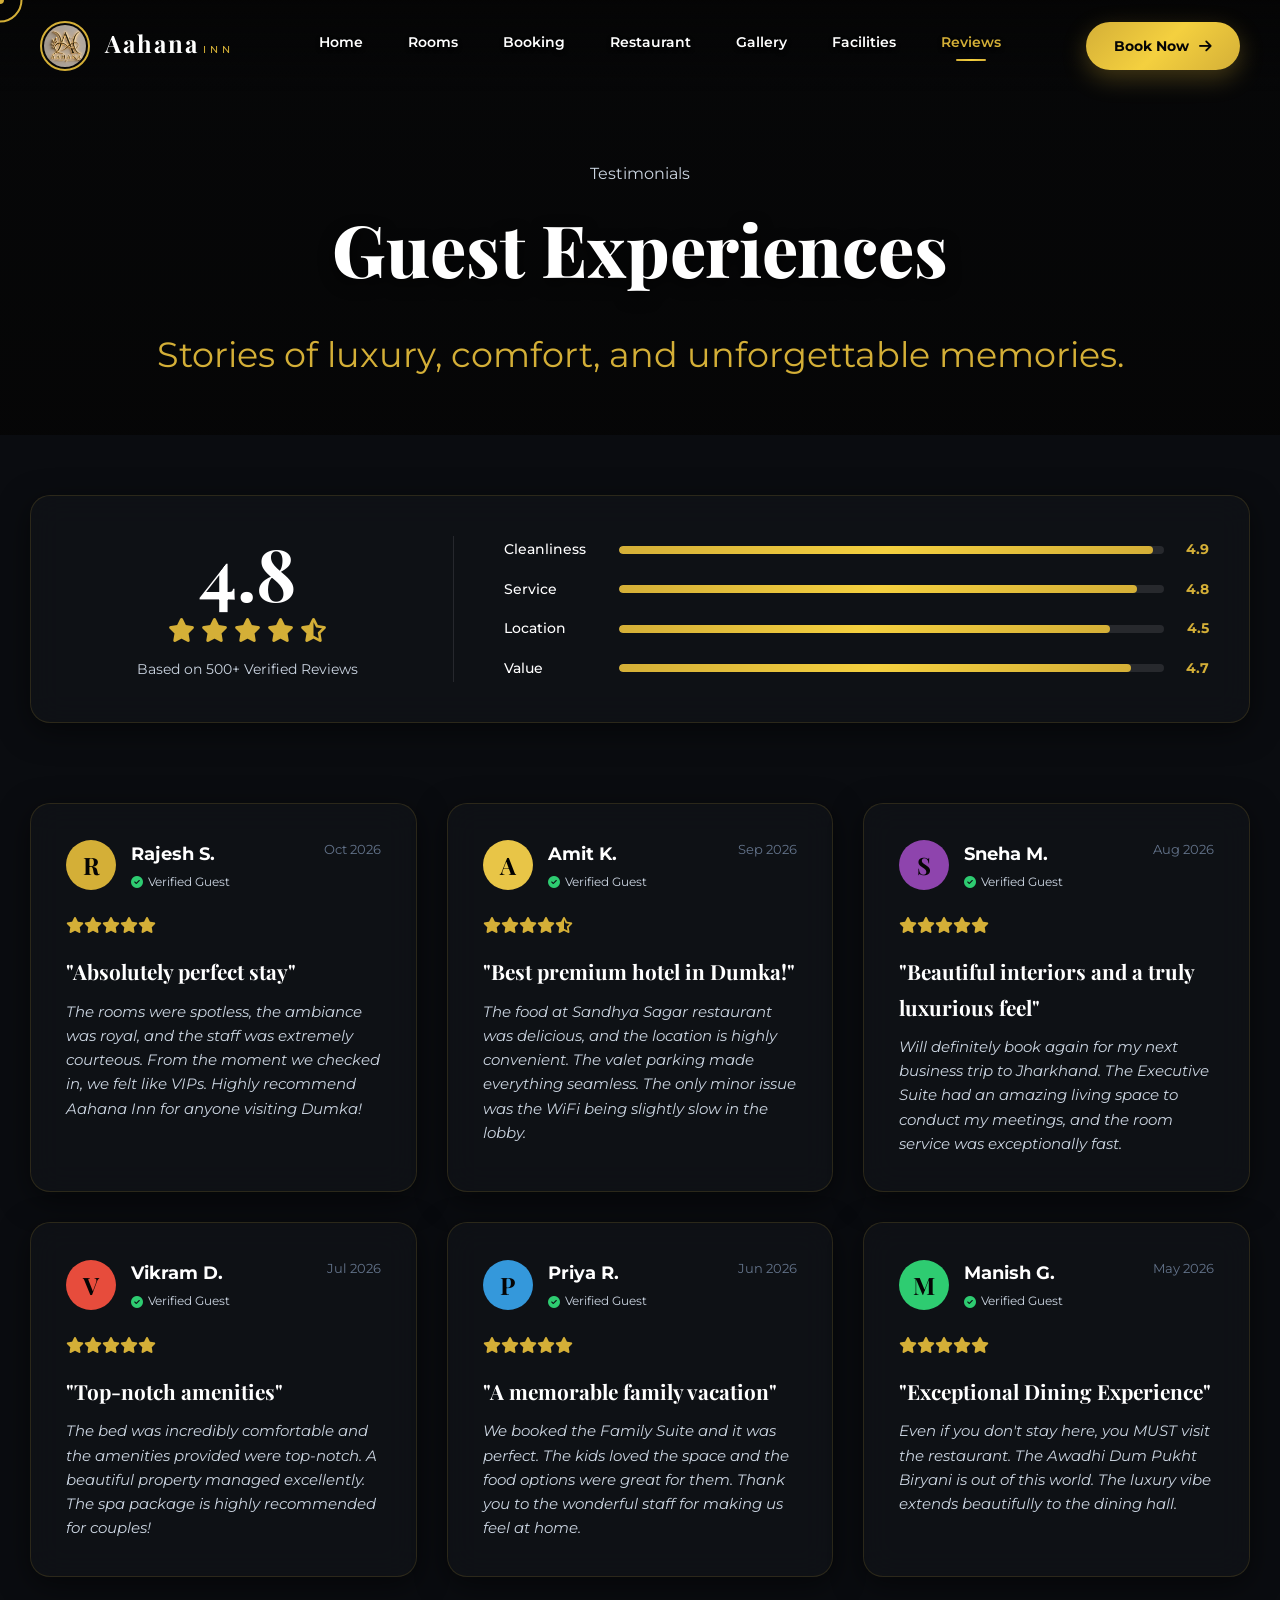
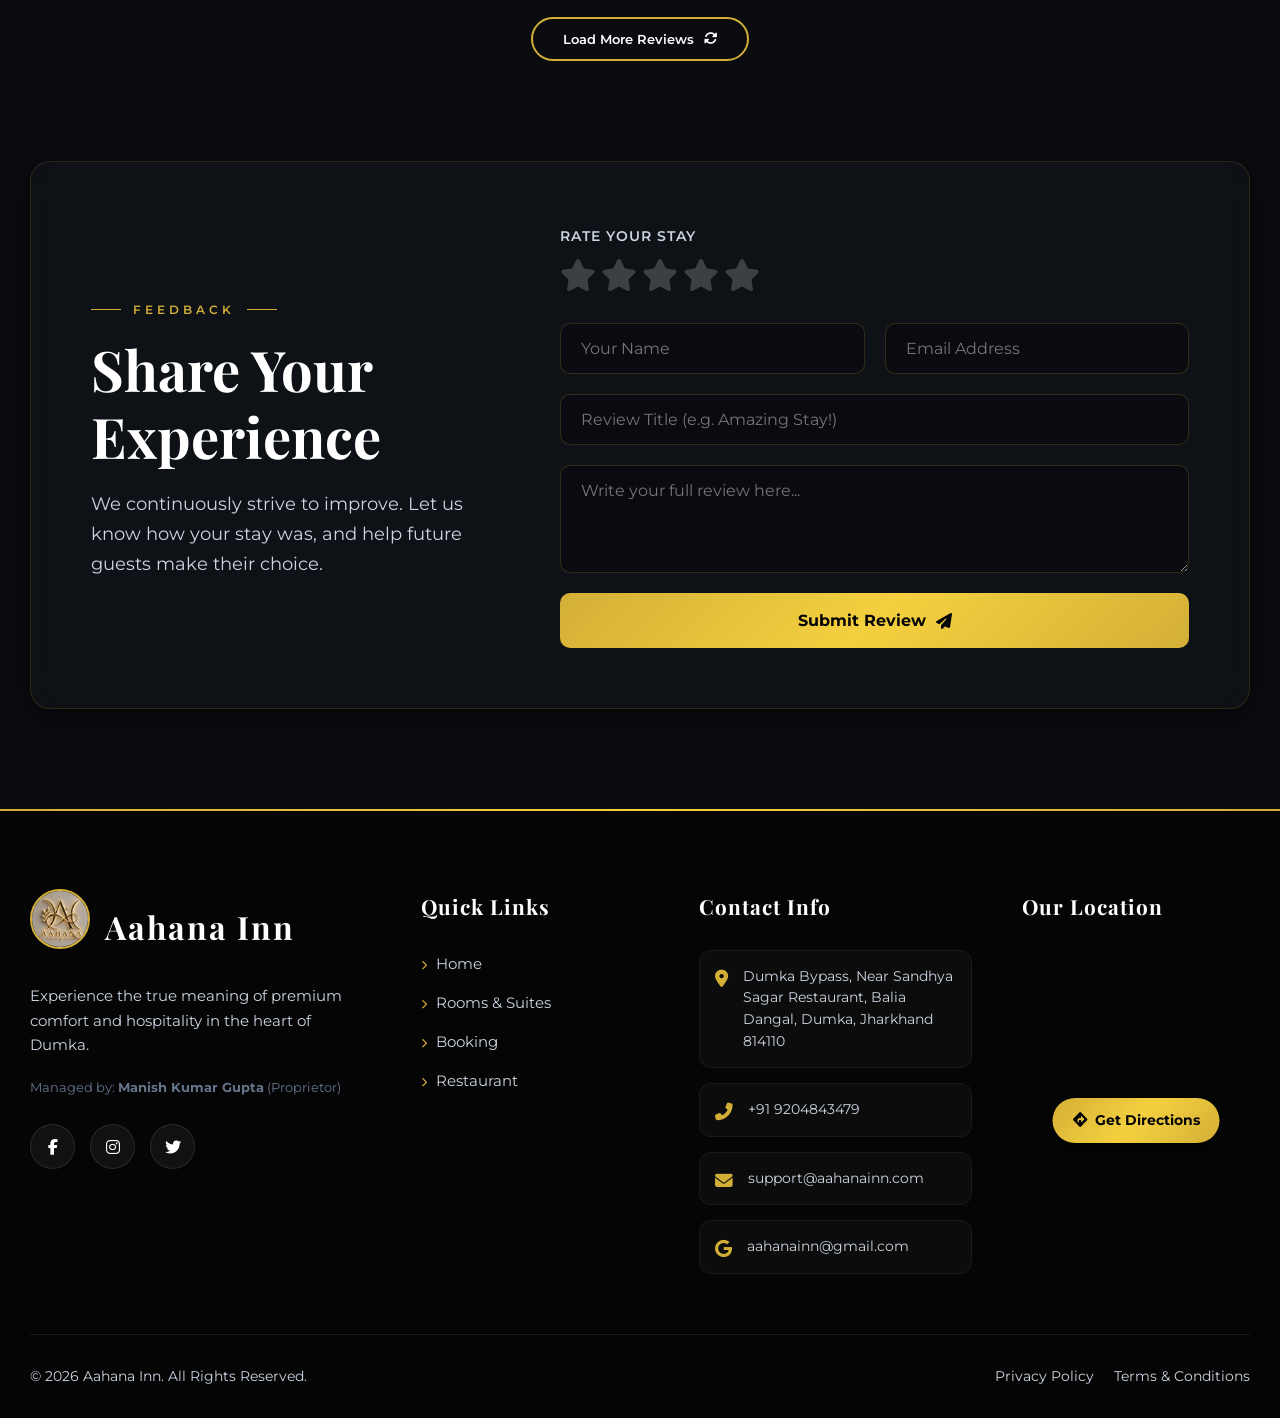
<file: reviews.html>
<!DOCTYPE html>
<html lang="en">
<head>
    <meta charset="UTF-8">
    <meta name="viewport" content="width=device-width, initial-scale=1.0">
    <meta name="description" content="Read what our guests say about their premium stay at Aahana Inn, Dumka.">
    <meta name="keywords" content="hotel reviews, aahana inn feedback, dumka accommodation ratings">
    <meta name="author" content="Aahana Inn">
    <title>Guest Reviews | Aahana Inn</title>
    
    <!-- Favicon -->
    <link rel="icon" type="image/jpeg" href="assets/logo.jpeg">
    
    <!-- Font Awesome -->
    <link rel="stylesheet" href="https://cdnjs.cloudflare.com/ajax/libs/font-awesome/6.4.0/css/all.min.css">
    
    <!-- Google Fonts -->
    <link href="https://fonts.googleapis.com/css2?family=Playfair+Display:ital,wght@0,400;0,500;0,600;0,700;1,400&family=Montserrat:wght@300;400;500;600;700&family=Cormorant+Garamond:ital,wght@0,400;0,500;0,600;1,400&display=swap" rel="stylesheet">
    
    <!-- AOS Animation Library -->
    <link href="https://unpkg.com/aos@2.3.1/dist/aos.css" rel="stylesheet">
    
    <!-- Custom Styles -->
    <link rel="stylesheet" href="reviews.css">
</head>
<body>
    <!-- ===== PRELOADER ===== -->
    <div id="preloader">
        <div class="preloader-content">
            <div class="preloader-spinner">
                <div class="spinner-ring"></div>
                <div class="spinner-ring"></div>
                <div class="spinner-ring"></div>
            </div>
            <p class="preloader-text">Aahana Inn</p>
        </div>
    </div>

    <!-- ===== CURSOR FOLLOWER ===== -->
    <div class="cursor-follower"></div>
    <div class="cursor-dot"></div>

    <!-- ===== NAVIGATION ===== -->
    <nav class="navbar glass-nav">
        <div class="navbar-container">
            <a href="index.html" class="navbar-logo">
                <div class="logo-wrapper">
                    <img src="assets/logo.jpeg" alt="" class="logo-img" onerror="this.style.display='none'">
                    <div class="logo-text">
                        <span class="logo-name">Aahana</span>
                        <span class="logo-tagline">Inn</span>
                    </div>
                </div>
            </a>

            <!-- Updated Navbar from your snippet -->
            <div class="navbar-menu">
                <a href="index.html" class="nav-link">
                    <span class="nav-link-text">Home</span>
                    <span class="nav-link-line"></span>
                </a>
                <a href="rooms.html" class="nav-link">
                    <span class="nav-link-text">Rooms</span>
                    <span class="nav-link-line"></span>
                </a>
                <a href="booking.html" class="nav-link">
                    <span class="nav-link-text">Booking</span>
                    <span class="nav-link-line"></span>
                </a>
                <a href="restaurant.html" class="nav-link">
                    <span class="nav-link-text">Restaurant</span>
                    <span class="nav-link-line"></span>
                </a>
                <a href="gallery.html" class="nav-link">
                    <span class="nav-link-text">Gallery</span>
                    <span class="nav-link-line"></span>
                </a>
                <a href="facilities.html" class="nav-link">
                    <span class="nav-link-text">Facilities</span>
                    <span class="nav-link-line"></span>
                </a>
                <a href="reviews.html" class="nav-link active">
                    <span class="nav-link-text">Reviews</span>
                    <span class="nav-link-line"></span>
                </a>
            </div>

            <div class="navbar-right">
                <a href="booking.html" class="btn-book magnetic-btn">
                    <span>Book Now</span>
                    <i class="fas fa-arrow-right"></i>
                </a>
                <button class="menu-toggle">
                    <span class="menu-line"></span>
                    <span class="menu-line"></span>
                    <span class="menu-line"></span>
                </button>
            </div>
        </div>
    </nav>

    <!-- ===== FULLSCREEN MENU FOR MOBILE ===== -->
    <div class="fullscreen-menu">
        <div class="menu-bg"></div>
        <div class="menu-container">
            <div class="menu-header">
                <a href="index.html" class="menu-logo">
                    <span>Aahana Inn</span>
                </a>
                <button class="menu-close"><span></span><span></span></button>
            </div>
            <div class="menu-content">
                <div class="menu-links">
                    <a href="index.html" class="menu-link" data-text="Home"><span class="menu-link-text">Home</span></a>
                    <a href="rooms.html" class="menu-link" data-text="Rooms"><span class="menu-link-text">Rooms & Suites</span></a>
                    <a href="booking.html" class="menu-link" data-text="Booking"><span class="menu-link-text">Booking</span></a>
                    <a href="restaurant.html" class="menu-link" data-text="Restaurant"><span class="menu-link-text">Restaurant</span></a>
                    <a href="reviews.html" class="menu-link" data-text="Reviews"><span class="menu-link-text">Reviews</span></a>
                </div>
            </div>
        </div>
    </div>

    <!-- ===== PAGE HERO ===== -->
    <section class="page-hero">
        <div class="parallax-bg" id="hero-parallax">
            <div class="hero-slide-bg" style="background-image: url('https://images.unsplash.com/photo-1566073771259-6a8506099945?auto=format&fit=crop&w=1920&q=80'); filter: brightness(0.6);"></div>
        </div>
        <div class="hero-overlay"></div>
        
        <div class="hero-content">
            <div class="hero-badge" data-aos="fade-down" data-aos-duration="1000">
                <span class="badge-line"></span>
                <span class="badge-text">Testimonials</span>
                <span class="badge-line"></span>
            </div>
            <h1 class="hero-title" data-aos="zoom-out-up" data-aos-duration="1200" data-aos-delay="200">
                <span class="title-main">Guest Experiences</span>
            </h1>
            <p class="hero-subtitle" data-aos="fade-up" data-aos-duration="1000" data-aos-delay="400">
                Stories of luxury, comfort, and unforgettable memories.
            </p>
        </div>
    </section>

    <!-- ===== RATING OVERVIEW ===== -->
    <section class="rating-overview-section" data-aos="fade-up">
        <div class="container">
            <div class="rating-box glassmorphism">
                <div class="rating-score">
                    <h2>4.8</h2>
                    <div class="stars">
                        <i class="fas fa-star"></i><i class="fas fa-star"></i><i class="fas fa-star"></i><i class="fas fa-star"></i><i class="fas fa-star-half-alt"></i>
                    </div>
                    <p>Based on 500+ Verified Reviews</p>
                </div>
                <div class="rating-bars">
                    <div class="bar-item">
                        <span>Cleanliness</span>
                        <div class="bar-track"><div class="bar-fill" style="width: 98%;"></div></div>
                        <span>4.9</span>
                    </div>
                    <div class="bar-item">
                        <span>Service</span>
                        <div class="bar-track"><div class="bar-fill" style="width: 95%;"></div></div>
                        <span>4.8</span>
                    </div>
                    <div class="bar-item">
                        <span>Location</span>
                        <div class="bar-track"><div class="bar-fill" style="width: 90%;"></div></div>
                        <span>4.5</span>
                    </div>
                    <div class="bar-item">
                        <span>Value</span>
                        <div class="bar-track"><div class="bar-fill" style="width: 94%;"></div></div>
                        <span>4.7</span>
                    </div>
                </div>
            </div>
        </div>
    </section>

    <!-- ===== REVIEWS GRID ===== -->
    <section class="reviews-grid-section">
        <div class="container">
            <div class="reviews-grid">
                
                <!-- Review Card 1 -->
                <div class="detailed-review-card glassmorphism" data-aos="fade-up" data-aos-delay="100">
                    <div class="review-header">
                        <div class="reviewer-info">
                            <div class="avatar">R</div>
                            <div>
                                <h4>Rajesh S.</h4>
                                <span><i class="fas fa-check-circle" style="color: #2ECC71;"></i> Verified Guest</span>
                            </div>
                        </div>
                        <div class="review-date">Oct 2026</div>
                    </div>
                    <div class="review-stars"><i class="fas fa-star"></i><i class="fas fa-star"></i><i class="fas fa-star"></i><i class="fas fa-star"></i><i class="fas fa-star"></i></div>
                    <h3 class="review-title">"Absolutely perfect stay"</h3>
                    <p class="review-body">The rooms were spotless, the ambiance was royal, and the staff was extremely courteous. From the moment we checked in, we felt like VIPs. Highly recommend Aahana Inn for anyone visiting Dumka!</p>
                </div>

                <!-- Review Card 2 -->
                <div class="detailed-review-card glassmorphism" data-aos="fade-up" data-aos-delay="200">
                    <div class="review-header">
                        <div class="reviewer-info">
                            <div class="avatar" style="background: #E8C547; color: #000;">A</div>
                            <div>
                                <h4>Amit K.</h4>
                                <span><i class="fas fa-check-circle" style="color: #2ECC71;"></i> Verified Guest</span>
                            </div>
                        </div>
                        <div class="review-date">Sep 2026</div>
                    </div>
                    <div class="review-stars"><i class="fas fa-star"></i><i class="fas fa-star"></i><i class="fas fa-star"></i><i class="fas fa-star"></i><i class="fas fa-star-half-alt"></i></div>
                    <h3 class="review-title">"Best premium hotel in Dumka!"</h3>
                    <p class="review-body">The food at Sandhya Sagar restaurant was delicious, and the location is highly convenient. The valet parking made everything seamless. The only minor issue was the WiFi being slightly slow in the lobby.</p>
                </div>

                <!-- Review Card 3 -->
                <div class="detailed-review-card glassmorphism" data-aos="fade-up" data-aos-delay="300">
                    <div class="review-header">
                        <div class="reviewer-info">
                            <div class="avatar" style="background: #8E44AD;">S</div>
                            <div>
                                <h4>Sneha M.</h4>
                                <span><i class="fas fa-check-circle" style="color: #2ECC71;"></i> Verified Guest</span>
                            </div>
                        </div>
                        <div class="review-date">Aug 2026</div>
                    </div>
                    <div class="review-stars"><i class="fas fa-star"></i><i class="fas fa-star"></i><i class="fas fa-star"></i><i class="fas fa-star"></i><i class="fas fa-star"></i></div>
                    <h3 class="review-title">"Beautiful interiors and a truly luxurious feel"</h3>
                    <p class="review-body">Will definitely book again for my next business trip to Jharkhand. The Executive Suite had an amazing living space to conduct my meetings, and the room service was exceptionally fast.</p>
                </div>

                <!-- Review Card 4 -->
                <div class="detailed-review-card glassmorphism" data-aos="fade-up" data-aos-delay="100">
                    <div class="review-header">
                        <div class="reviewer-info">
                            <div class="avatar" style="background: #E74C3C;">V</div>
                            <div>
                                <h4>Vikram D.</h4>
                                <span><i class="fas fa-check-circle" style="color: #2ECC71;"></i> Verified Guest</span>
                            </div>
                        </div>
                        <div class="review-date">Jul 2026</div>
                    </div>
                    <div class="review-stars"><i class="fas fa-star"></i><i class="fas fa-star"></i><i class="fas fa-star"></i><i class="fas fa-star"></i><i class="fas fa-star"></i></div>
                    <h3 class="review-title">"Top-notch amenities"</h3>
                    <p class="review-body">The bed was incredibly comfortable and the amenities provided were top-notch. A beautiful property managed excellently. The spa package is highly recommended for couples!</p>
                </div>
                
                <!-- Review Card 5 -->
                <div class="detailed-review-card glassmorphism" data-aos="fade-up" data-aos-delay="200">
                    <div class="review-header">
                        <div class="reviewer-info">
                            <div class="avatar" style="background: #3498DB;">P</div>
                            <div>
                                <h4>Priya R.</h4>
                                <span><i class="fas fa-check-circle" style="color: #2ECC71;"></i> Verified Guest</span>
                            </div>
                        </div>
                        <div class="review-date">Jun 2026</div>
                    </div>
                    <div class="review-stars"><i class="fas fa-star"></i><i class="fas fa-star"></i><i class="fas fa-star"></i><i class="fas fa-star"></i><i class="fas fa-star"></i></div>
                    <h3 class="review-title">"A memorable family vacation"</h3>
                    <p class="review-body">We booked the Family Suite and it was perfect. The kids loved the space and the food options were great for them. Thank you to the wonderful staff for making us feel at home.</p>
                </div>

                <!-- Review Card 6 -->
                <div class="detailed-review-card glassmorphism" data-aos="fade-up" data-aos-delay="300">
                    <div class="review-header">
                        <div class="reviewer-info">
                            <div class="avatar" style="background: #2ECC71;">M</div>
                            <div>
                                <h4>Manish G.</h4>
                                <span><i class="fas fa-check-circle" style="color: #2ECC71;"></i> Verified Guest</span>
                            </div>
                        </div>
                        <div class="review-date">May 2026</div>
                    </div>
                    <div class="review-stars"><i class="fas fa-star"></i><i class="fas fa-star"></i><i class="fas fa-star"></i><i class="fas fa-star"></i><i class="fas fa-star"></i></div>
                    <h3 class="review-title">"Exceptional Dining Experience"</h3>
                    <p class="review-body">Even if you don't stay here, you MUST visit the restaurant. The Awadhi Dum Pukht Biryani is out of this world. The luxury vibe extends beautifully to the dining hall.</p>
                </div>
            </div>
            
            <div class="text-center mt-40" data-aos="fade-up">
                <button class="btn btn-outline magnetic-btn load-more-btn">
                    <span>Load More Reviews</span> <i class="fas fa-sync-alt"></i>
                </button>
            </div>
        </div>
    </section>

    <!-- ===== LEAVE A REVIEW SECTION ===== -->
    <section class="leave-review-section">
        <div class="container">
            <div class="review-form-wrapper glassmorphism" data-aos="zoom-in">
                <div class="review-form-text">
                    <span class="section-badge" style="justify-content: flex-start;">Feedback</span>
                    <h2 class="section-title text-left">Share Your Experience</h2>
                    <p class="section-description text-left">We continuously strive to improve. Let us know how your stay was, and help future guests make their choice.</p>
                </div>
                <form class="review-form" id="reviewForm">
                    <div class="rating-input-group">
                        <label class="form-label">Rate Your Stay</label>
                        <div class="star-rating-input">
                            <input type="radio" id="star5" name="rating" value="5"><label for="star5"><i class="fas fa-star"></i></label>
                            <input type="radio" id="star4" name="rating" value="4"><label for="star4"><i class="fas fa-star"></i></label>
                            <input type="radio" id="star3" name="rating" value="3"><label for="star3"><i class="fas fa-star"></i></label>
                            <input type="radio" id="star2" name="rating" value="2"><label for="star2"><i class="fas fa-star"></i></label>
                            <input type="radio" id="star1" name="rating" value="1"><label for="star1"><i class="fas fa-star"></i></label>
                        </div>
                    </div>
                    <div class="form-row-grid">
                        <div class="form-group">
                            <input type="text" class="form-input" placeholder="Your Name" required>
                        </div>
                        <div class="form-group">
                            <input type="email" class="form-input" placeholder="Email Address" required>
                        </div>
                    </div>
                    <div class="form-group mt-20">
                        <input type="text" class="form-input" placeholder="Review Title (e.g. Amazing Stay!)" required>
                    </div>
                    <div class="form-group mt-20">
                        <textarea class="form-input" rows="4" placeholder="Write your full review here..." required></textarea>
                    </div>
                    <button type="submit" class="btn btn-gold btn-block magnetic-btn mt-20">
                        <span>Submit Review</span> <i class="fas fa-paper-plane"></i>
                    </button>
                </form>
            </div>
        </div>
    </section>

    <!-- ===== MODERN FOOTER WITH INTEGRATED MAP (UPDATED AS REQUESTED) ===== -->
    <footer class="modern-footer">
        <div class="footer-top-accent"></div>
        <div class="container">
            <div class="footer-main-grid">
                
                <div class="footer-brand-col" data-aos="fade-up" data-aos-delay="100">
                    <a href="index.html" class="footer-brand-logo">
                        <img src="assets/logo.jpeg" alt="Aahana Inn Logo" style="width: 60px; border-radius: 50%; border: 2px solid #D4AF37; margin-bottom: 15px;" onerror="this.style.display='none'">
                        <span class="logo-name">Aahana Inn</span>
                    </a>
                    <p class="footer-bio">Experience the true meaning of premium comfort and hospitality in the heart of Dumka.</p>
                    <p class="proprietor-info">Managed by: <strong>Manish Kumar Gupta</strong> (Proprietor)</p>
                    
                    <div class="footer-socials">
                        <a href="#" class="magnetic-btn"><i class="fab fa-facebook-f"></i></a>
                        <a href="https://www.instagram.com/aahanainn/" target="_blank" rel="noopener" class="magnetic-btn"><i class="fab fa-instagram"></i></a>
                        <a href="#" class="magnetic-btn"><i class="fab fa-twitter"></i></a>
                </div>
                </div>
                
                <div class="footer-links-col" data-aos="fade-up" data-aos-delay="200">
                    <h4 class="footer-heading">Quick Links</h4>
                    <ul class="footer-links-list">
                        <li><a href="index.html"><i class="fas fa-chevron-right" style="font-size: 0.6rem; color: #D4AF37; margin-right: 5px;"></i> Home</a></li>
                        <li><a href="rooms.html"><i class="fas fa-chevron-right" style="font-size: 0.6rem; color: #D4AF37; margin-right: 5px;"></i> Rooms & Suites</a></li>
                        <li><a href="booking.html"><i class="fas fa-chevron-right" style="font-size: 0.6rem; color: #D4AF37; margin-right: 5px;"></i> Booking</a></li>
                        <li><a href="restaurant.html"><i class="fas fa-chevron-right" style="font-size: 0.6rem; color: #D4AF37; margin-right: 5px;"></i> Restaurant</a></li>
                    </ul>
                </div>
                
                <!-- UPDATED CONTACT INFO -->
                <div class="footer-contact-col" data-aos="fade-up" data-aos-delay="300">
                    <h4 class="footer-heading">Contact Info</h4>
                    <ul class="footer-contact-list">
                        <li class="glass-contact-item">
                            <i class="fas fa-map-marker-alt"></i>
                            <a href="https://maps.app.goo.gl/erCbBhzBPLD3dCs27?g_st=ac" target="_blank" rel="noopener" style="color:inherit; text-decoration:none;">Dumka Bypass, Near Sandhya Sagar Restaurant, Balia Dangal, Dumka, Jharkhand 814110</a>
                        </li>
                        <li class="glass-contact-item">
                            <i class="fas fa-phone-alt"></i>
                            <span>+91 9204843479</span>
                        </li>
                        <li class="glass-contact-item">
                            <i class="fas fa-envelope"></i>
                            <a href="mailto:support@aahanainn.com" style="color:inherit; text-decoration:none;">support@aahanainn.com</a>
                        </li>
                        <li class="glass-contact-item">
                            <i class="fab fa-google"></i>
                            <a href="mailto:aahanainn@gmail.com" style="color:inherit; text-decoration:none;">aahanainn@gmail.com</a>
                        </li>
                    </ul>
                </div>

                <!-- UPDATED GOOGLE MAP COL -->
                <div class="footer-map-col" data-aos="fade-up" data-aos-delay="400">
                    <h4 class="footer-heading">Our Location</h4>
                    <div class="footer-map-wrapper" style="position: relative;">
                        <!-- Exact Static Pin Embed -->
                        <a href="https://maps.app.goo.gl/erCbBhzBPLD3dCs27?g_st=ac" target="_blank" rel="noopener" aria-label="Open Aahana Inn location in Google Maps" style="display:block;">
                            <iframe 
                                src="https://maps.google.com/maps?q=24.276842,87.257179&t=&z=18&ie=UTF8&iwloc=&output=embed" 
                                style="border:0; pointer-events:none; width:100%; height:200px; border-radius:15px; filter: grayscale(50%) contrast(1.1);" 
                                allowfullscreen="" 
                                loading="lazy" 
                                referrerpolicy="no-referrer-when-downgrade">
                            </iframe>
                        </a>
                        
                        <!-- Directions Button — opens the exact hotel location -->
                        <a href="https://maps.app.goo.gl/erCbBhzBPLD3dCs27?g_st=ac" target="_blank" rel="noopener" class="btn-directions magnetic-btn">
                            <i class="fas fa-directions"></i> Get Directions
                        </a>
                    </div>
                </div>

            </div>
            
            <div class="footer-bottom-bar">
                <p>&copy; 2026 Aahana Inn. All Rights Reserved.</p>
                <div class="footer-legal-links">
                    <a href="#">Privacy Policy</a>
                    <a href="#">Terms & Conditions</a>
                </div>
            </div>
        </div>
    </footer>

    <button class="back-to-top magnetic-btn" id="backToTop"><i class="fas fa-chevron-up"></i></button>

    <!-- SCRIPTS -->
    <script src="https://unpkg.com/aos@2.3.1/dist/aos.js"></script>
    <script src="reviews.js"></script>
</body>
</html>
</file>
<file: reviews.css>
/* ==========================================
   AAHANA INN - REVIEWS PAGE STYLES
   High-Contrast Luxury Theme with Glassmorphism
   ========================================== */

:root {
    --primary-gold: #D4AF37;
    --primary-gold-light: #F2D06B;
    --primary-gold-dark: #A68624;
    --gold-gradient: linear-gradient(135deg, #D4AF37 0%, #F4D03F 50%, #D4AF37 100%);
    
    --black: #050505;
    --charcoal: #0a0c10; 
    --dark-gray: #12141a; 
    --medium-gray: #1f2229;
    
    --gray: #64748b;
    --light-gray: #cbd5e1;
    --white: #ffffff;
    
    --font-display: 'Playfair Display', serif;
    --font-body: 'Montserrat', sans-serif;
    --font-elegant: 'Cormorant Garamond', serif;
    
    --section-padding: 100px;
    --container-width: 1400px;
    --transition-medium: 0.4s cubic-bezier(0.25, 0.46, 0.45, 0.94);
    
    --shadow-md: 0 8px 30px rgba(0,0,0,0.5);
    --shadow-lg: 0 15px 40px rgba(0,0,0,0.6);
    --shadow-gold: 0 8px 25px rgba(212,175,55,0.3);
    --shadow-gold-hover: 0 12px 35px rgba(212,175,55,0.5);
}

*, *::before, *::after { margin: 0; padding: 0; box-sizing: border-box; }
html { scroll-behavior: smooth; font-size: 16px; }
body { font-family: var(--font-body); background-color: var(--charcoal); color: var(--light-gray); line-height: 1.7; overflow-x: hidden; -webkit-font-smoothing: antialiased; }
a { text-decoration: none; color: inherit; transition: var(--transition-medium); }
img { max-width: 100%; height: auto; display: block; }
ul { list-style: none; }
button, input, textarea, select { font-family: var(--font-body); outline: none; border: none; background: none; }
button { cursor: pointer; }

/* UTILITY & GLASSMORPHISM */
.container { max-width: var(--container-width); margin: 0 auto; padding: 0 30px; }
.section-header { text-align: center; margin-bottom: 50px; }
.section-badge { display: inline-flex; align-items: center; gap: 12px; font-size: 0.75rem; font-weight: 600; letter-spacing: 4px; text-transform: uppercase; color: var(--primary-gold); margin-bottom: 15px; }
.section-badge::before, .section-badge::after { content: ''; width: 30px; height: 1px; background: var(--primary-gold); }
.section-title { font-family: var(--font-display); font-size: 3.5rem; font-weight: 700; color: var(--white); margin-bottom: 20px; line-height: 1.2; }
.section-description { font-size: 1.1rem; color: var(--light-gray); max-width: 600px; margin: 0 auto; }
.text-left { text-align: left; }
.text-center { text-align: center; }

.glassmorphism {
    background: rgba(18, 20, 26, 0.65); backdrop-filter: blur(16px); -webkit-backdrop-filter: blur(16px);
    border: 1px solid rgba(212, 175, 55, 0.15); box-shadow: var(--shadow-md);
}
.magnetic-btn { transition: transform 0.2s cubic-bezier(0.175, 0.885, 0.32, 1.275), box-shadow 0.3s ease; }
.mt-20 { margin-top: 20px; }
.mt-40 { margin-top: 40px; }

/* PRELOADER & CURSOR */
#preloader { position: fixed; top: 0; left: 0; width: 100%; height: 100%; background: var(--charcoal); display: flex; align-items: center; justify-content: center; z-index: 10000; transition: opacity 0.8s ease, visibility 0.8s ease; }
#preloader.hidden { opacity: 0; visibility: hidden; }
.preloader-content { text-align: center; }
.preloader-text { font-family: var(--font-display); font-size: 1.5rem; color: var(--primary-gold); letter-spacing: 2px; margin-top: 20px;}
.preloader-spinner { position: relative; width: 80px; height: 80px; margin: 0 auto; }
.spinner-ring { position: absolute; width: 100%; height: 100%; border: 3px solid transparent; border-top-color: var(--primary-gold); border-radius: 50%; animation: spin 1.5s linear infinite; }
.spinner-ring:nth-child(2) { width: 70%; height: 70%; top: 15%; left: 15%; border-top-color: var(--primary-gold-light); animation-duration: 1.2s; animation-direction: reverse; }
.spinner-ring:nth-child(3) { width: 40%; height: 40%; top: 30%; left: 30%; border-top-color: var(--primary-gold-dark); animation-duration: 0.9s; }
@keyframes spin { to { transform: rotate(360deg); } }

.cursor-follower, .cursor-dot { position: fixed; border-radius: 50%; pointer-events: none; z-index: 9999; transform: translate(-50%, -50%); opacity: 0; }
.cursor-follower { width: 45px; height: 45px; border: 2px solid var(--primary-gold); transition: transform 0.2s ease, opacity 0.2s ease, border-color 0.2s ease; }
.cursor-dot { width: 8px; height: 8px; background: var(--primary-gold); transition: background-color 0.2s ease;}
@media (hover: hover) { .cursor-follower, .cursor-dot { opacity: 1; } }

/* NAVBAR */
.navbar { position: fixed; top: 0; left: 0; width: 100%; z-index: 1000; padding: 20px 0; transition: var(--transition-medium); background: linear-gradient(to bottom, rgba(5,5,5,0.9) 0%, rgba(5,5,5,0) 100%); }
.navbar.scrolled.glass-nav { background: rgba(10, 12, 16, 0.85); backdrop-filter: blur(25px); padding: 12px 0; border-bottom: 1px solid rgba(255,255,255,0.05); box-shadow: 0 10px 30px rgba(0,0,0,0.8); }
.navbar-container { max-width: 1600px; margin: 0 auto; padding: 0 40px; display: flex; align-items: center; justify-content: space-between; }
.logo-wrapper { display: flex; align-items: center; gap: 15px; }
.logo-img { width: 50px; height: 50px; border-radius: 50%; border: 2px solid var(--primary-gold); padding: 2px; }
.logo-name { font-family: var(--font-display); font-size: 1.5rem; font-weight: 700; color: var(--white); line-height: 1; letter-spacing: 2px; }
.logo-tagline { font-family: var(--font-body); font-size: 0.65rem; font-weight: 500; color: var(--primary-gold); letter-spacing: 4px; text-transform: uppercase; }

.navbar-menu { display: flex; align-items: center; gap: 5px; }
.nav-link { position: relative; padding: 10px 20px; display: flex; flex-direction: column; align-items: center; gap: 5px; }
.nav-link-text { font-size: 0.9rem; font-weight: 600; color: var(--white); transition: var(--transition-medium); text-shadow: 0 2px 4px rgba(0,0,0,0.8); }
.nav-link-line { width: 0; height: 2px; background: var(--gold-gradient); transition: var(--transition-medium); border-radius: 2px; }
.nav-link:hover .nav-link-text, .nav-link.active .nav-link-text { color: var(--primary-gold); }
.nav-link:hover .nav-link-line, .nav-link.active .nav-link-line { width: 30px; }

.navbar-right { display: flex; align-items: center; gap: 15px; }
.btn-book { display: inline-flex; align-items: center; gap: 10px; background: var(--gold-gradient); color: var(--black); padding: 12px 28px; border-radius: 50px; font-weight: 700; font-size: 0.9rem; transition: var(--transition-medium); box-shadow: var(--shadow-gold); }
.btn-book:hover { transform: translateY(-3px) scale(1.02); box-shadow: var(--shadow-gold-hover); }
.menu-toggle { display: none; flex-direction: column; gap: 6px; padding: 10px; cursor: pointer; }
.menu-line { width: 30px; height: 2px; background: var(--white); transition: var(--transition-medium); }
.fullscreen-menu { position: fixed; top: 0; left: 0; width: 100%; height: 100%; z-index: 999; pointer-events: none; opacity: 0; visibility: hidden; transition: opacity 0.5s ease, visibility 0.5s ease; }
.fullscreen-menu.active { pointer-events: all; opacity: 1; visibility: visible; }

/* PAGE HERO */
.page-hero { position: relative; height: 55vh; min-height: 450px; display: flex; align-items: center; justify-content: center; overflow: hidden; z-index: 1; }
.parallax-bg { position: absolute; top: 0; left: 0; width: 100%; height: 100%; z-index: 1; }
.hero-slide-bg { width: 100%; height: 100%; background-size: cover; background-position: center; background-repeat: no-repeat; }
.hero-overlay { position: absolute; top: 0; left: 0; width: 100%; height: 100%; background: linear-gradient(to bottom, rgba(5,5,5,0.7) 0%, rgba(5,5,5,0.9) 100%); z-index: 2; }
.hero-content { position: relative; z-index: 4; text-align: center; padding: 0 30px; margin-top: 50px;}
.title-main { display: block; font-family: var(--font-display); font-size: 4.5rem; font-weight: 800; color: #fff; text-shadow: 0 5px 15px rgba(0,0,0,0.8);}
.hero-subtitle { font-family: var(--font-script); font-size: 2.2rem; color: var(--primary-gold); margin-top: 15px; }

/* RATING OVERVIEW SECTION */
.rating-overview-section { padding: 60px 0 0; background: var(--charcoal); position: relative; z-index: 10; margin-top: -60px; }
.rating-box { padding: 40px; border-radius: 20px; display: flex; align-items: center; justify-content: space-between; gap: 50px;}
.rating-score { text-align: center; flex: 1; border-right: 1px solid rgba(255,255,255,0.1); padding-right: 30px;}
.rating-score h2 { font-family: var(--font-display); font-size: 4.5rem; color: var(--white); line-height: 1; margin-bottom: 10px;}
.rating-score .stars i { color: var(--primary-gold); font-size: 1.5rem; margin: 0 3px;}
.rating-score p { font-size: 0.9rem; color: var(--light-gray); margin-top: 10px;}
.rating-bars { flex: 2; display: flex; flex-direction: column; gap: 15px;}
.bar-item { display: flex; align-items: center; gap: 15px; font-size: 0.9rem;}
.bar-item span:first-child { width: 100px; color: var(--white); font-weight: 500;}
.bar-track { flex: 1; height: 8px; background: rgba(255,255,255,0.1); border-radius: 10px; overflow: hidden;}
.bar-fill { height: 100%; background: var(--gold-gradient); border-radius: 10px;}
.bar-item span:last-child { width: 30px; color: var(--primary-gold); font-weight: 700; text-align: right;}

/* REVIEWS GRID SECTION */
.reviews-grid-section { padding: 80px 0 var(--section-padding); background: var(--charcoal); }
.reviews-grid { display: grid; grid-template-columns: repeat(3, 1fr); gap: 30px; }
.detailed-review-card { padding: 35px; border-radius: 20px; transition: var(--transition-medium); display: flex; flex-direction: column; }
.detailed-review-card:hover { transform: translateY(-10px); border-color: var(--primary-gold); box-shadow: var(--shadow-lg); }
.review-header { display: flex; justify-content: space-between; align-items: flex-start; margin-bottom: 20px; }
.reviewer-info { display: flex; align-items: center; gap: 15px; }
.avatar { width: 50px; height: 50px; background: var(--primary-gold); color: var(--black); border-radius: 50%; display: flex; align-items: center; justify-content: center; font-family: var(--font-display); font-size: 1.5rem; font-weight: 700; }
.reviewer-info h4 { font-size: 1.1rem; color: var(--white); margin-bottom: 3px; }
.reviewer-info span { font-size: 0.75rem; color: var(--light-gray); display: flex; align-items: center; gap: 5px; }
.review-date { font-size: 0.8rem; color: var(--gray); }
.review-stars { margin-bottom: 15px; }
.review-stars i { color: var(--primary-gold); font-size: 1rem; }
.review-title { font-family: var(--font-display); font-size: 1.3rem; color: var(--white); margin-bottom: 10px; }
.review-body { font-size: 0.95rem; color: var(--light-gray); line-height: 1.6; font-style: italic; }

.btn-outline { background: transparent; color: var(--white); border: 2px solid var(--primary-gold); padding: 12px 30px; border-radius: 50px; font-weight: 600; display: inline-flex; align-items: center; gap: 10px; cursor: pointer; transition: 0.3s;}
.btn-outline:hover { background: var(--primary-gold); color: var(--black); }

/* LEAVE A REVIEW SECTION */
.leave-review-section { padding: 0 0 var(--section-padding); background: var(--charcoal); }
.review-form-wrapper { padding: 60px; border-radius: 20px; display: flex; align-items: center; justify-content: space-between; gap: 50px; }
.review-form-text { flex: 1; }
.review-form { flex: 1.5; }
.form-row-grid { display: grid; grid-template-columns: 1fr 1fr; gap: 20px; }
.form-group { display: flex; flex-direction: column; gap: 8px; }
.form-label { font-size: 0.85rem; font-weight: 600; color: var(--light-gray); text-transform: uppercase; letter-spacing: 1px;}
.form-input { padding: 15px 20px; background: rgba(10, 12, 16, 0.8); border: 1px solid rgba(212,175,55,0.2); border-radius: 10px; color: var(--white); font-size: 1rem; width: 100%; transition: 0.3s; }
.form-input:focus { border-color: var(--primary-gold); box-shadow: 0 0 15px rgba(212,175,55,0.2); }
.btn-block { width: 100%; display: flex; align-items: center; justify-content: center; gap: 10px; background: var(--gold-gradient); color: var(--black); padding: 18px; border-radius: 10px; border: none; font-weight: 700; font-size: 1rem; transition: 0.3s; cursor: pointer;}
.btn-block:hover { transform: translateY(-3px) scale(1.02); box-shadow: var(--shadow-gold); }

/* Interactive Star Rating */
.rating-input-group { margin-bottom: 20px; }
.star-rating-input { display: flex; flex-direction: row-reverse; justify-content: flex-end; gap: 5px; }
.star-rating-input input { display: none; }
.star-rating-input label { font-size: 2rem; color: rgba(255,255,255,0.2); cursor: pointer; transition: 0.2s; }
.star-rating-input input:checked ~ label,
.star-rating-input label:hover,
.star-rating-input label:hover ~ label { color: var(--primary-gold); }

/* FOOTER */
.modern-footer { background: #050505; position: relative; padding-top: 80px; color: var(--light-gray); }
.footer-top-accent { position: absolute; top: 0; left: 0; width: 100%; height: 2px; background: var(--gold-gradient); }
.footer-main-grid { display: grid; grid-template-columns: 1.5fr 1fr 1.2fr 1fr; gap: 50px; margin-bottom: 60px; }
.footer-brand-logo { display: inline-flex; align-items: center; gap: 15px; margin-bottom: 20px; transition: transform 0.3s ease;}
.footer-brand-logo:hover { transform: scale(1.05); }
.footer-brand-logo .logo-name { font-family: var(--font-display); font-size: 2rem; color: var(--white); display: block; }
.footer-bio { font-size: 0.95rem; margin-bottom: 20px; line-height: 1.6; }
.proprietor-info { font-size: 0.8rem; color: var(--gray); margin-bottom: 25px; }
.footer-socials { display: flex; gap: 15px; }
.footer-socials a { width: 45px; height: 45px; border-radius: 50%; display: flex; align-items: center; justify-content: center; background: rgba(255,255,255,0.05); color: var(--white); transition: var(--transition-medium); border: 1px solid rgba(255,255,255,0.1); }
.footer-socials a:hover { background: var(--primary-gold); color: var(--black); border-color: var(--primary-gold); box-shadow: var(--shadow-gold);}

.footer-heading { font-family: var(--font-display); font-size: 1.3rem; color: var(--white); margin-bottom: 25px; letter-spacing: 1px; }
.footer-links-list { display: flex; flex-direction: column; gap: 12px; }
.footer-links-list a { font-size: 0.95rem; transition: var(--transition-medium); }
.footer-links-list a:hover { color: var(--primary-gold); transform: translateX(5px); display: inline-block; }

.footer-contact-list { display: flex; flex-direction: column; gap: 15px; }
.glass-contact-item { display: flex; align-items: flex-start; gap: 15px; font-size: 0.9rem; line-height: 1.5; padding: 15px; border-radius: 12px; background: rgba(255,255,255,0.03); border: 1px solid rgba(255,255,255,0.05); transition: all 0.3s ease;}
.glass-contact-item:hover { background: rgba(212,175,55,0.05); border-color: rgba(212,175,55,0.3); transform: translateX(5px);}
.glass-contact-item i { color: var(--primary-gold); margin-top: 4px; font-size: 1.1rem; }

.btn-directions { position: absolute; bottom: 15px; left: 50%; transform: translateX(-50%); background: var(--gold-gradient); color: var(--black); padding: 10px 20px; border-radius: 50px; font-size: 0.9rem; font-weight: 700; display: inline-flex; align-items: center; gap: 8px; box-shadow: 0 5px 15px rgba(0,0,0,0.6); z-index: 10; transition: var(--transition-medium); white-space: nowrap; }
.btn-directions:hover { box-shadow: var(--shadow-gold-hover); color: var(--black); }

.footer-bottom-bar { border-top: 1px solid rgba(255,255,255,0.08); padding: 30px 0; display: flex; justify-content: space-between; align-items: center; font-size: 0.85rem; }
.footer-legal-links { display: flex; gap: 20px; }
.footer-legal-links a:hover { color: var(--primary-gold); }

/* BACK TO TOP */
.back-to-top { position: fixed; bottom: 30px; right: 30px; width: 55px; height: 55px; display: flex; align-items: center; justify-content: center; background: var(--gold-gradient); border-radius: 50%; color: var(--black); font-size: 1.2rem; opacity: 0; visibility: hidden; z-index: 999; border: 2px solid transparent;}
.back-to-top.visible { opacity: 1; visibility: visible; transform: translateY(0); }
.back-to-top:hover { box-shadow: var(--shadow-gold-hover); border-color: #fff;}

/* RESPONSIVE */
@media (max-width: 1024px) {
    .navbar-menu { display: none; }
    .menu-toggle { display: flex; }
    .reviews-grid { grid-template-columns: repeat(2, 1fr); }
    .rating-box, .review-form-wrapper { flex-direction: column; text-align: center; }
    .rating-score { border-right: none; border-bottom: 1px solid rgba(255,255,255,0.1); padding-right: 0; padding-bottom: 30px; margin-bottom: 30px; }
    .footer-main-grid { grid-template-columns: 1fr 1fr; }
}
@media (max-width: 768px) {
    .title-main { font-size: 3.5rem; }
    .reviews-grid { grid-template-columns: 1fr; }
    .form-row-grid { grid-template-columns: 1fr; }
    .footer-main-grid { grid-template-columns: 1fr; }
    .footer-bottom-bar { flex-direction: column; gap: 15px; text-align: center; }
}
</file>
